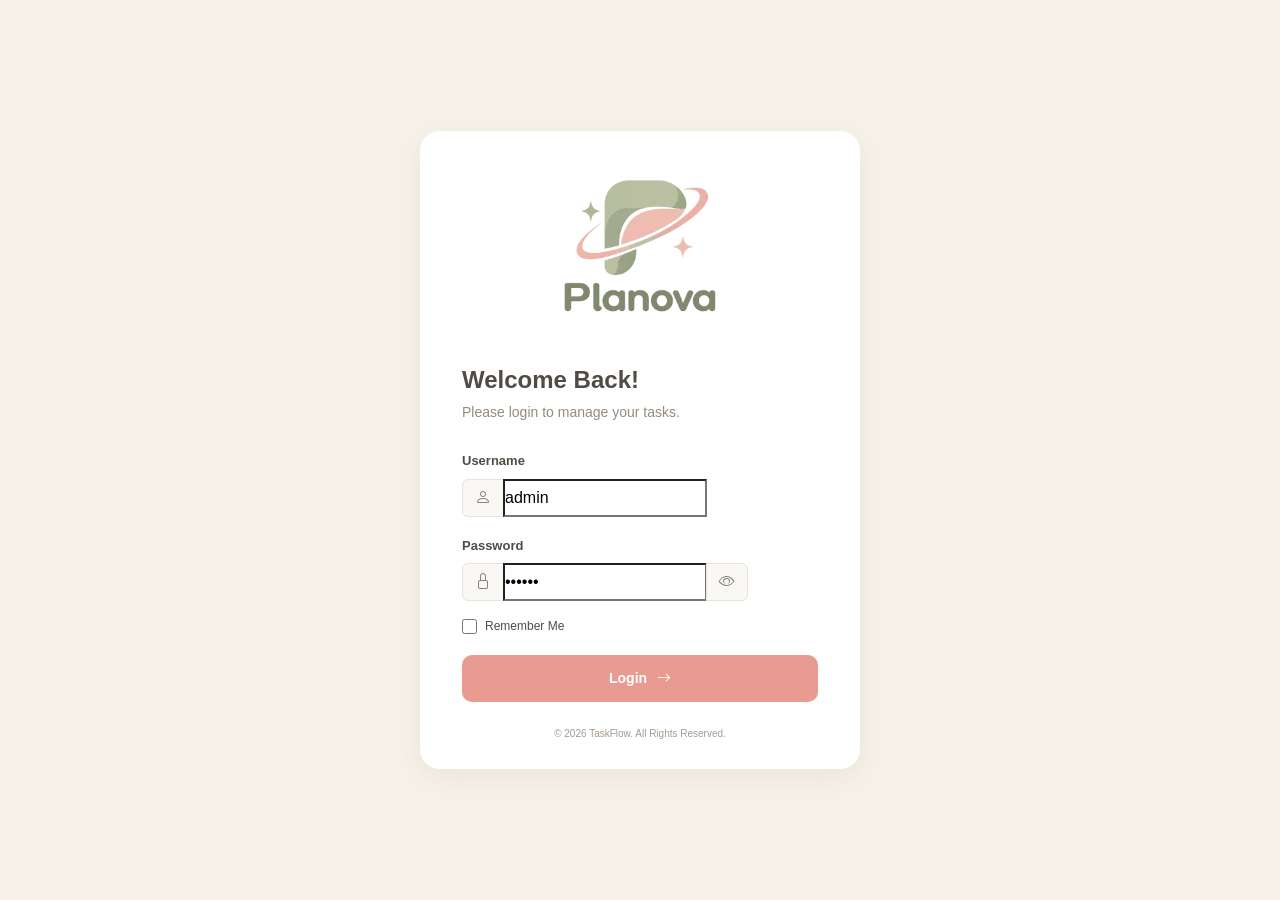
<file: index.html>
<!DOCTYPE html>
<html lang="en">
<head>
    <meta charset="UTF-8">
    <meta name="viewport" content="width=device-width, initial-scale=1.0">
    <title>Planova | Login</title>

    <!-- Bootstrap 5 -->
    <link href="https://cdn.jsdelivr.net/npm/bootstrap@5.3.3/dist/css/bootstrap.min.css" rel="stylesheet">

    <!-- Bootstrap Icons -->
    <link href="https://cdn.jsdelivr.net/npm/bootstrap-icons@1.11.3/font/bootstrap-icons.min.css" rel="stylesheet">

    <!-- Custom CSS -->
    <link rel="stylesheet" href="style.css">
</head>
<body>

    <main class="login-page">
        <div class="login-card">

<!-- Planova Logo -->
<div class="brand">
    <img src="planovalogo.png"
         alt="Planova Logo"
         class="planova-logo">
</div>

            <!-- Welcome Message -->
            <div class="welcome-section">
                <h2>Welcome Back!</h2>
                <p>Please login to manage your tasks.</p>
            </div>

            <!-- Login Form -->
            <form id="loginForm">

                <div class="mb-3">
                    <label for="username" class="form-label">Username</label>
                    <div class="input-group">
                        <span class="input-group-text">
                            <i class="bi bi-person"></i>
                        </span>
                        <input
                            type="text"
                            id="username"
                            value="admin"
                            placeholder="Enter your username"
                            autocomplete="username"
                            required
                        >
                    </div>
                </div>

                <div class="mb-3">
                    <label for="password" class="form-label">Password</label>
                    <div class="input-group">
                        <span class="input-group-text">
                            <i class="bi bi-lock"></i>
                        </span>
                        <input
                            type="password"
                            id="password"
                            value="123456"
                            placeholder="Enter your password"
                            autocomplete="current-password"
                            required
                        >
                        <button
                            class="input-group-text password-toggle"
                            type="button"
                            id="togglePassword"
                            aria-label="Show password"
                        >
                            <i class="bi bi-eye" id="eyeIcon"></i>
                        </button>
                    </div>
                </div>

                <div class="remember-section">
                    <label class="remember-label">
                        <input type="checkbox" id="rememberMe">
                        <span>Remember Me</span>
                    </label>
                </div>

                <!-- Login Error / Success Message -->
                <div id="loginMessage" class="login-message" role="alert" aria-live="polite"></div>

                <button type="submit" class="login-button">
                    Login <i class="bi bi-arrow-right"></i>
                </button>

            </form>

            <!-- Footer -->
            <div class="login-footer">
                <p>© 2026 TaskFlow. All Rights Reserved.</p>
            </div>

        </div>
    </main>

    <!-- JavaScript -->
    <script src="script.js"></script>

</body>
</html>
</file>
<file: style.css>
* {
    margin: 0;
    padding: 0;
    box-sizing: border-box;
}

body {
    font-family: 'Poppins', 'Segoe UI', sans-serif;
    color: #514B45;
    background-color: #F7F2E8;
}

/* Planova Logo */
.planova-logo {
    width: 170px;
    height: auto;
    display: block;
    margin: 0 auto 15px;
}

.navbar-logo {
    width: 150px;
    height: 70px;
    object-fit: contain;
    display: block;
    filter: drop-shadow(0 3px 5px rgba(0, 0, 0, 0.20));
    transform: translateY(8px);
}

.brand {
    display: flex;
    justify-content: center;
    align-items: center;
}

/* Login Page Background */
.login-page {
    min-height: 100vh;
    display: flex;
    justify-content: center;
    align-items: center;
    padding: 30px 15px;
    background-color: #F7F2E8;
}

/* Login Card */
.login-card {
    width: 100%;
    max-width: 440px;
    padding: 40px 42px 28px;
    background-color: #FFFFFF;
    border-radius: 20px;
    box-shadow: 0 8px 30px rgba(81, 75, 69, 0.08);
}

/* Brand Section */
.brand {
    text-align: center;
    margin-bottom: 30px;
}

.brand-icon {
    width: 58px;
    height: 58px;
    display: flex;
    align-items: center;
    justify-content: center;
    margin: 0 auto 12px;
    background-color: #E99A91;
    color: #FFFFFF;
    border-radius: 17px;
    font-size: 30px;
}

.brand h1 {
    font-size: 27px;
    font-weight: 700;
    letter-spacing: -0.5px;
    margin-bottom: 5px;
}

.brand p {
    font-size: 12px;
    color: #8A8179;
    margin-bottom: 0;
}

/* Welcome Section */
.welcome-section {
    margin-bottom: 25px;
}

.welcome-section h2 {
    font-size: 23px;
    font-weight: 650;
    margin-bottom: 6px;
}

.welcome-section p {
    font-size: 13px;
    color: #8A8179;
    margin-bottom: 0;
}

/* Form Labels */
.form-label {
    font-size: 13px;
    font-weight: 600;
    margin-bottom: 8px;
}

/* Input Fields */
.input-group-text {
    background-color: #FAF8F4;
    border: 1px solid #E9E3DC;
    color: #8A8179;
}

.form-control {
    min-height: 46px;
    background-color: #FAF8F4;
    border: 1px solid #E9E3DC;
    color: #514B45;
    font-size: 13px;
    box-shadow: none !important;
}

.form-control::placeholder {
    color: #B0A8A0;
}

.form-control:focus {
    background-color: #FFFFFF;
    border-color: #E99A91;
}

.input-group:focus-within .input-group-text {
    border-color: #E99A91;
}

.password-toggle {
    cursor: pointer;
}

.password-toggle:hover {
    background-color: #F7F2E8;
}

/* Remember Me */
.remember-section {
    display: flex;
    justify-content: flex-start;
    margin: 16px 0 20px;
}

.remember-label {
    display: flex;
    align-items: center;
    gap: 8px;
    font-size: 12px;
    cursor: pointer;
}

.remember-label input {
    accent-color: #E99A91;
    width: 15px;
    height: 15px;
}

/* Login Button */
.login-button {
    width: 100%;
    min-height: 47px;
    border: none;
    border-radius: 10px;
    background-color: #E99A91;
    color: #FFFFFF;
    font-size: 14px;
    font-weight: 600;
    cursor: pointer;
    transition: 0.2s ease;
}

.login-button:hover {
    background-color: #D98279;
    transform: translateY(-1px);
}

.login-button i {
    margin-left: 6px;
}

/* Login Message */
.login-message {
    display: none;
    padding: 10px 12px;
    margin-bottom: 15px;
    border-radius: 8px;
    font-size: 12px;
}

.login-message.error {
    display: block;
    background-color: #FBE9E6;
    color: #A64F47;
}

.login-message.success {
    display: block;
    background-color: #EAF0E5;
    color: #536B49;
}

/* Demo Credentials */
.demo-info {
    margin-top: 23px;
    padding: 13px 15px;
    background-color: #F7F2E8;
    border-radius: 10px;
}

.demo-info p {
    font-size: 11px;
    margin-bottom: 4px;
    color: #766D65;
}

.demo-info .demo-title {
    font-weight: 650;
    margin-bottom: 8px;
    color: #514B45;
}

.demo-info strong {
    color: #514B45;
}

/* Footer */
.login-footer {
    text-align: center;
    margin-top: 24px;
}

.login-footer p {
    font-size: 10px;
    color: #A49A91;
    margin-bottom: 0;
}

/* Mobile Responsive */
@media (max-width: 480px) {
    .login-card {
        padding: 32px 23px 24px;
        border-radius: 16px;
    }

    .brand h1 {
        font-size: 25px;
    }

    .welcome-section h2 {
        font-size: 21px;
    }
}

/* ==============================
   TASKFLOW MAIN LAYOUT
================================= */

.app-body {
    margin: 0;
    min-height: 100vh;
    background-color: #F7F2E8;
    color: #514B45;
}

.app-layout {
    min-height: 100vh;
}

/* Sidebar */

.sidebar {
    width: 250px;
    height: 100vh;
    position: fixed;
    top: 0;
    left: 0;
    z-index: 1000;
    display: flex;
    flex-direction: column;
    background-color: #FFFFFF;
    border-right: 1px solid #E9D5CB;
    transition: transform 0.3s ease;
}

.sidebar-brand {
    height: 110px;
    display: flex;
    justify-content: center;
    align-items: center;
    padding: 10px;
    position: relative;
    border-bottom: 1px solid #F1EAE2;
}

.sidebar-brand .brand {
    width: 100%;
    display: flex;
    justify-content: center;
    align-items: center;
}

.sidebar-menu {
    flex: 1;
    padding: 25px 15px;
}

.menu-heading {
    margin: 0 0 12px 12px;
    color: #A49A90;
    font-size: 11px;
    font-weight: 700;
    letter-spacing: 1.2px;
}

.nav-link {
    display: flex;
    align-items: center;
    gap: 13px;
    padding: 12px 14px;
    margin-bottom: 6px;
    border-radius: 9px;
    color: #756D65;
    font-size: 14px;
    font-weight: 500;
    text-decoration: none;
    transition: 0.2s ease;
}

.nav-link i {
    font-size: 18px;
}

.nav-link:hover {
    background-color: #F7F2E8;
    color: #514B45;
}

.nav-link.active {
    background-color: #FCE8E5;
    color: #C76F65;
    font-weight: 600;
}

.account-heading {
    margin-top: 30px;
}

.logout-link {
    margin-top: 5px;
}

.sidebar-footer {
    padding: 20px 25px;
    border-top: 1px solid #F1EAE2;
    color: #9A8F85;
    font-size: 12px;
    line-height: 1.5;
}

.sidebar-footer p {
    margin: 0;
}

/* Main Content */

.main-content {
    min-height: 100vh;
    margin-left: 250px;
    display: flex;
    flex-direction: column;
}

/* Top Header */

.top-header {
    min-height: 85px;
    padding: 15px 35px;
    display: flex;
    align-items: center;
    justify-content: space-between;
    background-color: #FFFFFF;
    border-bottom: 1px solid #E9D5CB;
}

.header-left,
.header-right {
    display: flex;
    align-items: center;
    gap: 15px;
}

.page-title {
    margin: 0;
    font-size: 21px;
    font-weight: 700;
    color: #514B45;
}

.page-subtitle {
    margin: 4px 0 0;
    color: #9A8F85;
    font-size: 12px;
}

.header-icon,
.profile-shortcut,
.menu-toggle,
.sidebar-close {
    display: flex;
    align-items: center;
    justify-content: center;
    border: none;
    text-decoration: none;
    cursor: pointer;
}

.header-icon {
    width: 38px;
    height: 38px;
    border-radius: 50%;
    background-color: #F7F2E8;
    color: #756D65;
    font-size: 17px;
}

.profile-shortcut {
    width: 38px;
    height: 38px;
    border-radius: 50%;
    background-color: #A8B99A;
    color: #FFFFFF;
    font-size: 19px;
}

.menu-toggle,
.sidebar-close {
    display: none;
    background: transparent;
    color: #514B45;
    font-size: 23px;
}

/* Dashboard Placeholder */

.dashboard-content {
    flex: 1;
    padding: 35px;
}

.welcome-section {
    margin-bottom: 25px;
}

.welcome-section h2 {
    margin-bottom: 8px;
    font-size: 24px;
    font-weight: 700;
}

.welcome-section p {
    margin: 0;
    color: #948A80;
    font-size: 14px;
}

.layout-placeholder {
    min-height: 300px;
    padding: 40px 20px;
    display: flex;
    flex-direction: column;
    align-items: center;
    justify-content: center;
    text-align: center;
    background-color: #FFFFFF;
    border: 1px solid #E9D5CB;
    border-radius: 15px;
}

.layout-placeholder > i {
    margin-bottom: 15px;
    color: #E99A91;
    font-size: 42px;
}

.layout-placeholder h3 {
    font-size: 18px;
    font-weight: 600;
}

.layout-placeholder p {
    max-width: 400px;
    margin: 0;
    color: #948A80;
    font-size: 13px;
    line-height: 1.6;
}

/* Footer */

.app-footer {
    padding: 18px 35px;
    color: #A49A90;
    font-size: 12px;
    text-align: center;
}

.app-footer p {
    margin: 0;
}

/* Mobile Sidebar */

.sidebar-overlay {
    display: none;
}

@media (max-width: 768px) {

    .sidebar {
        transform: translateX(-100%);
    }

    .sidebar.show {
        transform: translateX(0);
    }

    .sidebar-close {
        display: flex;
        margin-left: auto;
    }

    .menu-toggle {
        display: flex;
    }

    .sidebar-overlay.show {
        display: block;
        position: fixed;
        inset: 0;
        z-index: 999;
        background-color: rgba(0, 0, 0, 0.35);
    }

    .main-content {
        margin-left: 0;
    }

    .top-header {
        padding: 15px 18px;
    }

    .dashboard-content {
        padding: 25px 18px;
    }

    .app-footer {
        padding: 18px;
    }

    .welcome-section h2 {
        font-size: 20px;
    }
}


/* ==============================
   DASHBOARD CONTENT
================================= */

.dashboard-welcome {
    display: flex;
    align-items: center;
    justify-content: space-between;
    gap: 15px;
}

.today-date {
    display: flex;
    align-items: center;
    gap: 8px;
    padding: 10px 14px;
    background-color: #FFFFFF;
    border: 1px solid #E9D5CB;
    border-radius: 9px;
    color: #756D65;
    font-size: 12px;
}

/* Summary Cards */

.summary-grid {
    display: grid;
    grid-template-columns: repeat(4, 1fr);
    gap: 18px;
    margin-bottom: 22px;
}

.summary-card {
    padding: 20px;
    background-color: #FFFFFF;
    border: 1px solid #E9D5CB;
    border-radius: 13px;
    box-shadow: 0 3px 12px rgba(81, 75, 69, 0.03);
}

.summary-card-top {
    display: flex;
    align-items: center;
    gap: 10px;
    margin-bottom: 18px;
}

.summary-icon {
    width: 38px;
    height: 38px;
    display: flex;
    align-items: center;
    justify-content: center;
    border-radius: 10px;
    font-size: 18px;
}

.total-icon {
    background-color: #FCE8E5;
    color: #D47F75;
}

.completed-icon {
    background-color: #EAF0E5;
    color: #829873;
}

.pending-icon {
    background-color: #F4EBDD;
    color: #B38C58;
}

.overdue-icon {
    background-color: #FCE8E5;
    color: #C76F65;
}

.summary-label {
    color: #756D65;
    font-size: 12px;
    font-weight: 500;
}

.summary-card h3 {
    margin: 0 0 5px;
    color: #514B45;
    font-size: 27px;
    font-weight: 700;
}

.summary-card p {
    margin: 0;
    color: #A49A90;
    font-size: 11px;
}

/* Dashboard Panels */

.dashboard-middle,
.dashboard-bottom {
    display: grid;
    grid-template-columns: 0.85fr 1.4fr;
    gap: 20px;
    margin-bottom: 22px;
}

.dashboard-bottom {
    grid-template-columns: 1fr 1fr;
}

.dashboard-panel {
    min-width: 0;
    padding: 22px;
    background-color: #FFFFFF;
    border: 1px solid #E9D5CB;
    border-radius: 13px;
    box-shadow: 0 3px 12px rgba(81, 75, 69, 0.03);
}

.panel-heading {
    display: flex;
    align-items: flex-start;
    justify-content: space-between;
    gap: 10px;
    margin-bottom: 22px;
}

.panel-heading h3 {
    margin: 0 0 5px;
    color: #514B45;
    font-size: 15px;
    font-weight: 650;
}

.panel-heading p {
    margin: 0;
    color: #A49A90;
    font-size: 11px;
}

.panel-heading-icon {
    color: #E99A91;
    font-size: 20px;
}

.view-all-link {
    color: #C76F65;
    font-size: 11px;
    font-weight: 600;
    text-decoration: none;
}

.view-all-link:hover {
    color: #A9574F;
}

/* Overall Progress */

.progress-information {
    display: flex;
    align-items: baseline;
    justify-content: space-between;
    gap: 8px;
    margin-bottom: 15px;
}

.progress-information h2 {
    margin: 0;
    color: #514B45;
    font-size: 34px;
    font-weight: 700;
}

.progress-information span {
    color: #948A80;
    font-size: 10px;
}

.custom-progress {
    width: 100%;
    height: 10px;
    overflow: hidden;
    background-color: #F1EAE2;
    border-radius: 20px;
}

.custom-progress-bar {
    height: 100%;
    background-color: #A8B99A;
    border-radius: 20px;
}

.progress-note {
    margin: 17px 0 0;
    color: #948A80;
    font-size: 11px;
}

/* Weekly Chart */

.chart-container {
    position: relative;
    width: 100%;
    height: 220px;
}

/* Upcoming Tasks */

.task-list {
    display: flex;
    flex-direction: column;
}

.upcoming-task {
    display: flex;
    align-items: center;
    gap: 12px;
    padding: 14px 0;
    border-bottom: 1px solid #F1EAE2;
}

.upcoming-task:last-child {
    border-bottom: none;
}

.task-indicator {
    width: 4px;
    height: 38px;
    flex-shrink: 0;
    border-radius: 5px;
}

.task-high {
    background-color: #E99A91;
}

.task-medium {
    background-color: #D6B47C;
}

.task-low {
    background-color: #A8B99A;
}

.task-details {
    flex: 1;
    min-width: 0;
}

.task-details h4,
.activity-details h4 {
    margin: 0 0 5px;
    color: #514B45;
    font-size: 12px;
    font-weight: 600;
}

.task-details p,
.activity-details p {
    margin: 0;
    color: #A49A90;
    font-size: 10px;
}

.task-date {
    color: #756D65;
    font-size: 11px;
    white-space: nowrap;
}

/* Recent Activities */

.activity-list {
    display: flex;
    flex-direction: column;
}

.activity-item {
    display: flex;
    align-items: center;
    gap: 12px;
    padding: 12px 0;
    border-bottom: 1px solid #F1EAE2;
}

.activity-item:last-child {
    border-bottom: none;
}

.activity-icon {
    width: 34px;
    height: 34px;
    display: flex;
    align-items: center;
    justify-content: center;
    flex-shrink: 0;
    border-radius: 50%;
    font-size: 15px;
}

.activity-completed {
    background-color: #EAF0E5;
    color: #829873;
}

.activity-added {
    background-color: #FCE8E5;
    color: #C76F65;
}

.activity-updated {
    background-color: #F4EBDD;
    color: #B38C58;
}

/* Quick Action */

.quick-action {
    display: flex;
    align-items: center;
    justify-content: space-between;
    gap: 15px;
    padding: 22px 25px;
    margin-bottom: 10px;
    background-color: #FCE8E5;
    border-radius: 13px;
}

.quick-action h3 {
    margin: 0 0 6px;
    color: #514B45;
    font-size: 15px;
    font-weight: 650;
}

.quick-action p {
    margin: 0;
    color: #897C73;
    font-size: 11px;
}

.add-task-button {
    display: inline-flex;
    align-items: center;
    justify-content: center;
    gap: 8px;
    padding: 11px 16px;
    flex-shrink: 0;
    background-color: #E99A91;
    border-radius: 8px;
    color: #FFFFFF;
    font-size: 11px;
    font-weight: 600;
    text-decoration: none;
    transition: 0.2s ease;
}

.add-task-button:hover {
    background-color: #D9857B;
    color: #FFFFFF;
}

/* Dashboard Responsive Design */

@media (max-width: 1100px) {
    .summary-grid {
        grid-template-columns: repeat(2, 1fr);
    }

    .dashboard-middle {
        grid-template-columns: 1fr 1.3fr;
    }
}

@media (max-width: 768px) {
    .dashboard-welcome {
        align-items: flex-start;
        flex-direction: column;
    }

    .summary-grid {
        gap: 12px;
    }

    .dashboard-middle,
    .dashboard-bottom {
        grid-template-columns: 1fr;
        gap: 15px;
    }

    .dashboard-panel {
        padding: 18px;
    }

    .progress-information {
        justify-content: flex-start;
        gap: 15px;
    }

    .quick-action {
        align-items: flex-start;
        flex-direction: column;
    }

    .add-task-button {
        width: 100%;
    }
}

@media (max-width: 420px) {
    .summary-card {
        padding: 14px;
    }

    .summary-card-top {
        align-items: flex-start;
        flex-direction: column;
        gap: 8px;
    }

    .summary-card h3 {
        font-size: 24px;
    }

    .summary-label {
        font-size: 11px;
    }
}


/* ==============================
   MY TASKS PAGE
================================= */

.tasks-content {
    flex: 1;
    padding: 35px;
}

.tasks-heading {
    display: flex;
    align-items: center;
    justify-content: space-between;
    gap: 15px;
    margin-bottom: 25px;
}

.tasks-heading h2 {
    margin: 0 0 7px;
    color: #514B45;
    font-size: 23px;
    font-weight: 700;
}

.tasks-heading p {
    margin: 0;
    color: #948A80;
    font-size: 13px;
}

/* Task Summary */

.task-summary-grid {
    display: grid;
    grid-template-columns: repeat(4, 1fr);
    gap: 17px;
    margin-bottom: 22px;
}

.task-summary-card {
    padding: 20px;
    background-color: #FFFFFF;
    border: 1px solid #E9D5CB;
    border-radius: 12px;
}

.task-summary-card span {
    color: #948A80;
    font-size: 12px;
}

.task-summary-card h3 {
    margin: 10px 0 0;
    color: #514B45;
    font-size: 26px;
    font-weight: 700;
}

/* Search and Filters */

.task-toolbar {
    display: flex;
    align-items: center;
    gap: 12px;
    margin-bottom: 20px;
}

.task-search {
    position: relative;
    flex: 1;
}

.task-search i {
    position: absolute;
    top: 50%;
    left: 14px;
    transform: translateY(-50%);
    color: #A49A90;
}

.task-search input {
    width: 100%;
    height: 43px;
    padding: 10px 12px 10px 40px;
    background-color: #FFFFFF;
    border: 1px solid #E9D5CB;
    border-radius: 8px;
    color: #514B45;
    font-size: 12px;
    outline: none;
}

.task-search input:focus,
.task-filter:focus {
    border-color: #E99A91;
    box-shadow: 0 0 0 3px rgba(233, 154, 145, 0.12);
}

.task-filter {
    height: 43px;
    min-width: 145px;
    padding: 8px 12px;
    background-color: #FFFFFF;
    border: 1px solid #E9D5CB;
    border-radius: 8px;
    color: #756D65;
    font-size: 12px;
    outline: none;
}

/* Tasks Table */

.tasks-table-panel {
    overflow: hidden;
    background-color: #FFFFFF;
    border: 1px solid #E9D5CB;
    border-radius: 13px;
}

.table-heading {
    display: flex;
    align-items: center;
    justify-content: space-between;
    padding: 22px 22px 17px;
}

.table-heading h3 {
    margin: 0;
    color: #514B45;
    font-size: 15px;
    font-weight: 650;
}

.table-heading span {
    color: #A49A90;
    font-size: 11px;
}

.tasks-table {
    width: 100%;
    border-collapse: collapse;
    white-space: nowrap;
}

.tasks-table thead {
    background-color: #FAF7F1;
}

.tasks-table th {
    padding: 14px 18px;
    color: #948A80;
    font-size: 11px;
    font-weight: 600;
    text-align: left;
}

.tasks-table td {
    padding: 16px 18px;
    border-top: 1px solid #F1EAE2;
    color: #756D65;
    font-size: 11px;
    vertical-align: middle;
}

.task-name-cell {
    min-width: 180px;
}

.task-name-cell strong {
    display: block;
    max-width: 230px;
    overflow: hidden;
    color: #514B45;
    font-size: 12px;
    font-weight: 600;
    text-overflow: ellipsis;
}

.task-name-cell small {
    display: block;
    max-width: 230px;
    margin-top: 5px;
    overflow: hidden;
    color: #A49A90;
    font-size: 10px;
    text-overflow: ellipsis;
}

/* Priority and Status Badges */

.task-badge {
    display: inline-block;
    padding: 6px 10px;
    border-radius: 20px;
    font-size: 10px;
    font-weight: 600;
}

.priority-high {
    background-color: #FCE8E5;
    color: #C76F65;
}

.priority-medium {
    background-color: #F4EBDD;
    color: #A17A43;
}

.priority-low {
    background-color: #EAF0E5;
    color: #718C62;
}

.status-pending {
    background-color: #F4EBDD;
    color: #A17A43;
}

.status-in-progress {
    background-color: #EAEAF5;
    color: #7776A5;
}

.status-completed {
    background-color: #EAF0E5;
    color: #718C62;
}

/* Status Dropdown */

.status-select {
    max-width: 130px;
    padding: 6px 8px;
    border: 1px solid #E9D5CB;
    border-radius: 6px;
    background-color: #FFFFFF;
    color: #756D65;
    font-size: 10px;
}

/* Action Buttons */

.task-actions {
    display: flex;
    align-items: center;
    gap: 7px;
}

.task-action-button {
    width: 29px;
    height: 29px;
    display: flex;
    align-items: center;
    justify-content: center;
    border: none;
    border-radius: 7px;
    background-color: #F7F2E8;
    color: #756D65;
    cursor: pointer;
    font-size: 13px;
}

.task-action-button:hover {
    background-color: #FCE8E5;
    color: #C76F65;
}

.delete-task-button:hover {
    background-color: #FCE8E5;
    color: #C76F65;
}

/* Empty Task Message */

.empty-task-message {
    display: none;
    padding: 45px 20px;
    text-align: center;
}

.empty-task-message.show {
    display: block;
}

.empty-task-message i {
    color: #E99A91;
    font-size: 38px;
}

.empty-task-message h4 {
    margin: 12px 0 6px;
    color: #514B45;
    font-size: 15px;
    font-weight: 600;
}

.empty-task-message p {
    margin: 0;
    color: #A49A90;
    font-size: 12px;
}

/* Add / Edit Task Modal */

.task-modal-content {
    overflow: hidden;
    border: none;
    border-radius: 14px;
}

.task-modal-content .modal-header {
    padding: 22px 24px;
    border-bottom: 1px solid #F1EAE2;
}

.task-modal-content .modal-title {
    color: #514B45;
    font-size: 18px;
    font-weight: 700;
}

.modal-subtitle {
    margin: 5px 0 0;
    color: #A49A90;
    font-size: 11px;
}

.task-modal-content .modal-body {
    padding: 22px 24px 10px;
}

.task-modal-content .form-label {
    color: #514B45;
    font-size: 12px;
    font-weight: 600;
}

.task-modal-content .form-control,
.task-modal-content .form-select {
    min-height: 42px;
    border: 1px solid #E9D5CB;
    border-radius: 8px;
    color: #514B45;
    font-size: 12px;
}

.task-modal-content textarea.form-control {
    min-height: 85px;
}

.task-modal-content .form-control:focus,
.task-modal-content .form-select:focus {
    border-color: #E99A91;
    box-shadow: 0 0 0 3px rgba(233, 154, 145, 0.12);
}

.task-modal-content .modal-footer {
    padding: 15px 24px 22px;
    border-top: none;
}

.cancel-task-button,
.save-task-button {
    padding: 10px 18px;
    border: none;
    border-radius: 8px;
    font-size: 12px;
    font-weight: 600;
    cursor: pointer;
}

.cancel-task-button {
    background-color: #F7F2E8;
    color: #756D65;
}

.save-task-button {
    background-color: #E99A91;
    color: #FFFFFF;
}

.save-task-button:hover {
    background-color: #D9857B;
}

/* Responsive */

@media (max-width: 1000px) {
    .task-summary-grid {
        grid-template-columns: repeat(2, 1fr);
    }

    .task-toolbar {
        flex-wrap: wrap;
    }

    .task-search {
        flex-basis: 100%;
    }
}

@media (max-width: 768px) {
    .tasks-content {
        padding: 25px 18px;
    }

    .tasks-heading {
        align-items: flex-start;
        flex-direction: column;
    }

    .tasks-heading .add-task-button {
        width: 100%;
    }

    .task-toolbar {
        align-items: stretch;
        flex-direction: column;
    }

    .task-filter {
        width: 100%;
    }

    .task-summary-grid {
        gap: 12px;
    }

    .task-summary-card {
        padding: 15px;
    }

    .table-heading {
        padding: 18px;
    }
}

@media (max-width: 420px) {
    .task-summary-card h3 {
        font-size: 23px;
    }

    .task-summary-card span {
        font-size: 11px;
    }
}


/* ==============================
   CALENDAR PAGE
================================= */

.calendar-content {
    flex: 1;
    padding: 35px;
}

.calendar-page-heading {
    display: flex;
    align-items: center;
    justify-content: space-between;
    gap: 15px;
    margin-bottom: 24px;
}

.calendar-page-heading h2 {
    margin: 0 0 7px;
    color: #514B45;
    font-size: 23px;
    font-weight: 700;
}

.calendar-page-heading p {
    margin: 0;
    color: #948A80;
    font-size: 13px;
}

.calendar-today-button {
    padding: 10px 16px;
    border: 1px solid #E9D5CB;
    border-radius: 8px;
    background-color: #FFFFFF;
    color: #756D65;
    font-size: 12px;
    cursor: pointer;
}

.calendar-today-button i {
    margin-right: 5px;
    color: #E99A91;
}

.calendar-layout {
    display: grid;
    grid-template-columns: minmax(0, 1.8fr) minmax(260px, 0.9fr);
    align-items: start;
    gap: 20px;
}

/* Calendar Panel */

.calendar-panel,
.upcoming-panel,
.selected-date-panel {
    background-color: #FFFFFF;
    border: 1px solid #E9D5CB;
    border-radius: 13px;
}

.calendar-panel {
    padding: 23px;
}

.calendar-panel-header {
    display: flex;
    align-items: center;
    justify-content: space-between;
    gap: 12px;
    margin-bottom: 20px;
}

.calendar-panel-header h3 {
    margin: 0;
    color: #514B45;
    font-size: 19px;
    font-weight: 700;
}

.calendar-panel-header p {
    margin: 5px 0 0;
    color: #A49A90;
    font-size: 11px;
}

.calendar-navigation {
    display: flex;
    gap: 8px;
}

.calendar-navigation button {
    width: 34px;
    height: 34px;
    border: 1px solid #E9D5CB;
    border-radius: 8px;
    background-color: #FFFFFF;
    color: #756D65;
    cursor: pointer;
}

.calendar-navigation button:hover {
    background-color: #FCE8E5;
    color: #C76F65;
}

/* Calendar Legend */

.calendar-legend {
    display: flex;
    flex-wrap: wrap;
    gap: 16px;
    padding: 12px 0 18px;
    border-bottom: 1px solid #F1EAE2;
}

.calendar-legend span {
    display: flex;
    align-items: center;
    gap: 6px;
    color: #948A80;
    font-size: 10px;
}

.legend-dot {
    width: 8px;
    height: 8px;
    border-radius: 50%;
}

.legend-pending {
    background-color: #DDB16E;
}

.legend-progress {
    background-color: #9693C5;
}

.legend-completed {
    background-color: #A8B99A;
}

/* Calendar Grid */

.calendar-grid {
    margin-top: 15px;
}

.calendar-grid {
    display: grid;
    grid-template-columns: repeat(7, minmax(0, 1fr));
}

.calendar-weekday {
    padding: 12px 2px;
    color: #A49A90;
    font-size: 11px;
    font-weight: 600;
    text-align: center;
}

.calendar-days {
    display: contents;
}

.calendar-day {
    min-width: 0;
    min-height: 100px;
    padding: 8px 6px;
    border-top: 1px solid #F1EAE2;
    border-right: 1px solid #F1EAE2;
    background-color: #FFFFFF;
    cursor: pointer;
    transition: background-color 0.2s;
}

.calendar-day:nth-child(7n) {
    border-right: none;
}

.calendar-day:hover {
    background-color: #FAF7F1;
}

.calendar-day.other-month {
    background-color: #FCFBF9;
}

.calendar-day.other-month .day-number {
    color: #C9C1B9;
}

.calendar-day.selected-day {
    background-color: #FFF5F2;
    box-shadow: inset 0 0 0 1px #E99A91;
}

.day-number {
    display: flex;
    align-items: center;
    justify-content: center;
    width: 25px;
    height: 25px;
    margin-bottom: 5px;
    border-radius: 50%;
    color: #514B45;
    font-size: 11px;
    font-weight: 600;
}

.calendar-day.today .day-number {
    background-color: #E99A91;
    color: #FFFFFF;
}

.calendar-task-chip {
    display: block;
    width: 100%;
    margin-top: 4px;
    padding: 4px 5px;
    overflow: hidden;
    border: none;
    border-radius: 4px;
    text-align: left;
    text-overflow: ellipsis;
    white-space: nowrap;
    cursor: pointer;
    font-size: 9px;
}

.calendar-task-chip.pending {
    background-color: #F4EBDD;
    color: #98713B;
}

.calendar-task-chip.in-progress {
    background-color: #ECEBF6;
    color: #7776A5;
}

.calendar-task-chip.completed {
    background-color: #EAF0E5;
    color: #718C62;
}

.more-task-label {
    display: block;
    margin: 4px 0 0 4px;
    color: #A49A90;
    font-size: 9px;
}

/* Upcoming Deadlines */

.upcoming-panel {
    padding: 22px;
}

.upcoming-panel-header {
    display: flex;
    align-items: flex-start;
    justify-content: space-between;
    gap: 10px;
    margin-bottom: 18px;
}

.upcoming-panel-header h3 {
    margin: 0;
    color: #514B45;
    font-size: 15px;
    font-weight: 700;
}

.upcoming-panel-header p {
    margin: 6px 0 0;
    color: #A49A90;
    font-size: 10px;
}

.upcoming-panel-header > i {
    color: #E99A91;
    font-size: 19px;
}

.upcoming-task-list {
    display: flex;
    flex-direction: column;
}

.upcoming-task-item {
    display: flex;
    align-items: flex-start;
    gap: 10px;
    padding: 13px 0;
    border-top: 1px solid #F1EAE2;
}

.upcoming-task-marker {
    width: 4px;
    min-width: 4px;
    min-height: 36px;
    border-radius: 5px;
    background-color: #E99A91;
}

.upcoming-task-marker.in-progress {
    background-color: #9693C5;
}

.upcoming-task-marker.completed {
    background-color: #A8B99A;
}

.upcoming-task-info {
    flex: 1;
    min-width: 0;
}

.upcoming-task-info button {
    display: block;
    max-width: 100%;
    padding: 0;
    overflow: hidden;
    border: none;
    background: none;
    color: #514B45;
    text-align: left;
    text-overflow: ellipsis;
    white-space: nowrap;
    font-size: 11px;
    font-weight: 600;
    cursor: pointer;
}

.upcoming-task-info small {
    display: block;
    margin-top: 5px;
    color: #A49A90;
    font-size: 10px;
}

.upcoming-task-date {
    flex-shrink: 0;
    color: #948A80;
    font-size: 10px;
}

.no-upcoming-tasks,
.no-selected-tasks {
    padding: 25px 10px;
    color: #A49A90;
    text-align: center;
}

.no-upcoming-tasks i,
.no-selected-tasks i {
    color: #E99A91;
    font-size: 27px;
}

.no-upcoming-tasks p,
.no-selected-tasks p {
    margin: 8px 0 0;
    font-size: 11px;
}

/* Selected Date Tasks */

.selected-date-panel {
    margin-top: 20px;
    padding: 22px;
}

.selected-date-header {
    display: flex;
    align-items: center;
    justify-content: space-between;
    gap: 12px;
    margin-bottom: 15px;
}

.selected-date-header h3 {
    margin: 0;
    color: #514B45;
    font-size: 15px;
    font-weight: 700;
}

.selected-date-header p {
    margin: 5px 0 0;
    color: #A49A90;
    font-size: 10px;
}

.selected-date-header > span {
    color: #A49A90;
    font-size: 10px;
}

.selected-date-tasks {
    display: flex;
    flex-direction: column;
}

.selected-task-item {
    display: flex;
    align-items: center;
    justify-content: space-between;
    gap: 12px;
    padding: 13px 0;
    border-top: 1px solid #F1EAE2;
}

.selected-task-main {
    display: flex;
    align-items: center;
    gap: 10px;
    min-width: 0;
}

.selected-task-indicator {
    width: 4px;
    min-width: 4px;
    height: 34px;
    border-radius: 5px;
    background-color: #DDB16E;
}

.selected-task-indicator.in-progress {
    background-color: #9693C5;
}

.selected-task-indicator.completed {
    background-color: #A8B99A;
}

.selected-task-main strong {
    display: block;
    overflow: hidden;
    color: #514B45;
    text-overflow: ellipsis;
    white-space: nowrap;
    font-size: 11px;
}

.selected-task-main small {
    display: block;
    margin-top: 4px;
    color: #A49A90;
    font-size: 10px;
}

.selected-task-view {
    flex-shrink: 0;
    padding: 6px 10px;
    border: 1px solid #E9D5CB;
    border-radius: 6px;
    background-color: #FFFFFF;
    color: #756D65;
    font-size: 10px;
    cursor: pointer;
}

/* Task Details Modal */

.calendar-modal-content {
    overflow: hidden;
    border: none;
    border-radius: 14px;
}

.calendar-modal-content .modal-header {
    padding: 22px 24px;
    border-bottom: 1px solid #F1EAE2;
}

.calendar-modal-content .modal-title {
    color: #514B45;
    font-size: 18px;
    font-weight: 700;
}

.calendar-modal-subtitle {
    margin: 5px 0 0;
    color: #A49A90;
    font-size: 11px;
}

.calendar-modal-content .modal-body {
    padding: 24px;
}

.calendar-modal-content .modal-body h4 {
    margin-bottom: 8px;
    color: #514B45;
    font-size: 17px;
    font-weight: 700;
}

.detail-description {
    margin-bottom: 20px;
    color: #948A80;
    font-size: 12px;
}

.detail-row {
    display: flex;
    align-items: center;
    justify-content: space-between;
    gap: 15px;
    padding: 12px 0;
    border-top: 1px solid #F1EAE2;
    font-size: 12px;
}

.detail-row span {
    color: #A49A90;
}

.detail-row strong {
    color: #514B45;
    text-align: right;
}

/* Responsive Calendar */

@media (max-width: 1100px) {
    .calendar-layout {
        grid-template-columns: 1fr;
    }

    .upcoming-panel {
        width: 100%;
    }
}

@media (max-width: 768px) {
    .calendar-content {
        padding: 25px 18px;
    }

    .calendar-panel {
        padding: 14px;
    }

    .calendar-day {
        min-height: 78px;
        padding: 5px 3px;
    }

    .calendar-task-chip {
        padding: 3px;
        font-size: 8px;
    }

    .calendar-legend {
        gap: 10px;
    }
}

@media (max-width: 480px) {
    .calendar-page-heading {
        align-items: flex-start;
    }

    .calendar-page-heading h2 {
        font-size: 20px;
    }

    .calendar-weekday {
        font-size: 9px;
    }

    .calendar-day {
        min-height: 65px;
    }

    .calendar-task-chip {
        font-size: 7px;
    }

    .calendar-panel-header h3 {
        font-size: 16px;
    }

    .selected-date-panel {
        padding: 15px;
    }
}

/* ==============================
   CATEGORIES PAGE
================================= */

.categories-content {
    flex: 1;
    padding: 35px;
}

.categories-heading {
    display: flex;
    align-items: center;
    justify-content: space-between;
    gap: 15px;
    margin-bottom: 24px;
}

.categories-heading h2 {
    margin: 0 0 7px;
    color: #514B45;
    font-size: 23px;
    font-weight: 700;
}

.categories-heading p {
    margin: 0;
    color: #948A80;
    font-size: 13px;
}

.add-category-button {
    padding: 11px 17px;
    border: none;
    border-radius: 8px;
    background-color: #E99A91;
    color: #FFFFFF;
    font-size: 12px;
    font-weight: 600;
    cursor: pointer;
}

.add-category-button:hover,
.save-category-button:hover {
    background-color: #D9857B;
}

.add-category-button i {
    margin-right: 5px;
}

/* Category Overview */

.category-overview {
    display: grid;
    grid-template-columns: repeat(2, minmax(0, 1fr));
    gap: 17px;
    margin-bottom: 24px;
}

.category-overview > div {
    padding: 20px;
    background-color: #FFFFFF;
    border: 1px solid #E9D5CB;
    border-radius: 12px;
}

.category-overview span {
    color: #948A80;
    font-size: 12px;
}

.category-overview h3 {
    margin: 9px 0 0;
    color: #514B45;
    font-size: 26px;
    font-weight: 700;
}

/* Category Cards */

.category-grid {
    display: grid;
    grid-template-columns: repeat(3, minmax(0, 1fr));
    gap: 18px;
    margin-bottom: 25px;
}

.category-card {
    min-width: 0;
    padding: 21px;
    background-color: #FFFFFF;
    border: 1px solid #E9D5CB;
    border-radius: 13px;
    transition: transform 0.2s, box-shadow 0.2s;
}

.category-card:hover {
    transform: translateY(-3px);
    box-shadow: 0 7px 18px rgba(81, 75, 69, 0.07);
}

.category-card-top {
    display: flex;
    align-items: flex-start;
    justify-content: space-between;
    gap: 10px;
}

.category-icon {
    width: 43px;
    height: 43px;
    display: flex;
    align-items: center;
    justify-content: center;
    border-radius: 11px;
    background-color: #FCE8E5;
    color: #D9857B;
    font-size: 20px;
}

.category-card:nth-child(2) .category-icon,
.category-card:nth-child(5) .category-icon {
    background-color: #EAF0E5;
    color: #718C62;
}

.category-card:nth-child(3) .category-icon {
    background-color: #F4EBDD;
    color: #A17A43;
}

.category-card:nth-child(4) .category-icon {
    background-color: #ECEBF6;
    color: #7776A5;
}

.category-menu {
    display: flex;
    gap: 5px;
}

.category-menu button {
    width: 29px;
    height: 29px;
    border: none;
    border-radius: 7px;
    background-color: #F7F2E8;
    color: #756D65;
    cursor: pointer;
}

.category-menu button:hover {
    background-color: #FCE8E5;
    color: #C76F65;
}

.category-card h3 {
    margin: 18px 0 5px;
    color: #514B45;
    font-size: 15px;
    font-weight: 700;
}

.category-card p {
    margin: 0;
    color: #A49A90;
    font-size: 11px;
}

.category-card-bottom {
    display: flex;
    align-items: center;
    justify-content: space-between;
    gap: 8px;
    margin-top: 20px;
    padding-top: 14px;
    border-top: 1px solid #F1EAE2;
}

.category-task-count {
    color: #756D65;
    font-size: 11px;
}

.view-category-button {
    padding: 7px 11px;
    border: 1px solid #E9D5CB;
    border-radius: 7px;
    background-color: #FFFFFF;
    color: #756D65;
    font-size: 10px;
    cursor: pointer;
}

.view-category-button:hover {
    background-color: #FFF5F2;
    border-color: #E99A91;
    color: #C76F65;
}

/* Category Task Panel */

.category-task-panel {
    padding: 22px;
    background-color: #FFFFFF;
    border: 1px solid #E9D5CB;
    border-radius: 13px;
}

.category-task-heading {
    display: flex;
    align-items: center;
    justify-content: space-between;
    gap: 12px;
    margin-bottom: 15px;
}

.category-task-heading h3 {
    margin: 0;
    color: #514B45;
    font-size: 15px;
    font-weight: 700;
}

.category-task-heading p {
    margin: 5px 0 0;
    color: #A49A90;
    font-size: 10px;
}

.clear-category-button {
    padding: 7px 11px;
    border: 1px solid #E9D5CB;
    border-radius: 7px;
    background-color: #FFFFFF;
    color: #756D65;
    font-size: 10px;
    cursor: pointer;
}

.category-task-item {
    display: flex;
    align-items: center;
    justify-content: space-between;
    gap: 12px;
    padding: 13px 0;
    border-top: 1px solid #F1EAE2;
}

.category-task-item strong {
    display: block;
    color: #514B45;
    font-size: 11px;
}

.category-task-item small {
    display: block;
    margin-top: 5px;
    color: #A49A90;
    font-size: 10px;
}

.category-task-status {
    flex-shrink: 0;
    padding: 6px 9px;
    border-radius: 20px;
    background-color: #F4EBDD;
    color: #A17A43;
    font-size: 10px;
}

.category-task-status.in-progress {
    background-color: #ECEBF6;
    color: #7776A5;
}

.category-task-status.completed {
    background-color: #EAF0E5;
    color: #718C62;
}

.category-empty-message {
    display: none;
    padding: 25px 10px;
    color: #A49A90;
    text-align: center;
}

.category-empty-message.show {
    display: block;
}

.category-empty-message i {
    color: #E99A91;
    font-size: 28px;
}

.category-empty-message p {
    margin: 8px 0 0;
    font-size: 11px;
}

/* Category Modal */

.category-modal-content {
    overflow: hidden;
    border: none;
    border-radius: 14px;
}

.category-modal-content .modal-header {
    padding: 22px 24px;
    border-bottom: 1px solid #F1EAE2;
}

.category-modal-content .modal-title {
    color: #514B45;
    font-size: 18px;
    font-weight: 700;
}

.category-modal-subtitle {
    margin: 5px 0 0;
    color: #A49A90;
    font-size: 11px;
}

.category-modal-content .modal-body {
    padding: 22px 24px 10px;
}

.category-modal-content .form-label {
    color: #514B45;
    font-size: 12px;
    font-weight: 600;
}

.category-modal-content .form-control,
.category-modal-content .form-select {
    min-height: 42px;
    border: 1px solid #E9D5CB;
    border-radius: 8px;
    color: #514B45;
    font-size: 12px;
}

.category-modal-content .form-control:focus,
.category-modal-content .form-select:focus {
    border-color: #E99A91;
    box-shadow: 0 0 0 3px rgba(233, 154, 145, 0.12);
}

.category-modal-content .modal-footer {
    padding: 15px 24px 22px;
    border-top: none;
}

.cancel-category-button,
.save-category-button {
    padding: 10px 18px;
    border: none;
    border-radius: 8px;
    font-size: 12px;
    font-weight: 600;
    cursor: pointer;
}

.cancel-category-button {
    background-color: #F7F2E8;
    color: #756D65;
}

.save-category-button {
    background-color: #E99A91;
    color: #FFFFFF;
}

/* Responsive */

@media (max-width: 1000px) {
    .category-grid {
        grid-template-columns: repeat(2, minmax(0, 1fr));
    }
}

@media (max-width: 768px) {
    .categories-content {
        padding: 25px 18px;
    }

    .categories-heading {
        align-items: flex-start;
        flex-direction: column;
    }

    .add-category-button {
        width: 100%;
    }

    .category-grid {
        gap: 12px;
    }

    .category-card {
        padding: 15px;
    }
}

@media (max-width: 480px) {
    .category-grid {
        grid-template-columns: 1fr;
    }

    .category-overview {
        gap: 10px;
    }

    .category-overview > div {
        padding: 15px;
    }

    .category-task-panel {
        padding: 15px;
    }
}


/* ==============================
   REPORTS PAGE - MATCH DASHBOARD
================================= */

.reports-content {
    padding: 35px;
}

/* Date */
.reports-date-row {
    display: flex;
    justify-content: flex-end;
    margin-bottom: 18px;
}

.reports-date-row > span {
    display: inline-flex;
    align-items: center;
    gap: 8px;
    padding: 10px 14px;
    background: #FFFFFF;
    border: 1px solid #E9D5CB;
    border-radius: 9px;
    color: #756D65;
    font-size: 12px;
}

/* Completion Rate */
.report-progress-panel {
    margin-bottom: 22px;
}

.report-progress-information {
    display: flex;
    align-items: baseline;
    justify-content: space-between;
    gap: 10px;
    margin-bottom: 15px;
}

.report-progress-information h2 {
    margin: 0;
    color: #514B45;
    font-size: 34px;
    font-weight: 700;
}

.report-progress-information span {
    color: #948A80;
    font-size: 11px;
}

/* Chart Layout */
.report-charts-grid {
    display: grid;
    grid-template-columns: repeat(2, minmax(0, 1fr));
    gap: 20px;
    margin-bottom: 22px;
}

.report-charts-grid .dashboard-panel {
    min-width: 0;
}

.report-doughnut-container {
    position: relative;
    width: 100%;
    max-width: 240px;
    height: 220px;
    margin: 0 auto;
}

.chart-legend {
    display: flex;
    justify-content: center;
    flex-wrap: wrap;
    gap: 15px;
    margin-top: 12px;
}

.legend-item {
    display: flex;
    align-items: center;
    gap: 6px;
    color: #756D65;
    font-size: 11px;
}

.legend-dot {
    width: 9px;
    height: 9px;
    border-radius: 50%;
}

/* Productivity Summary */
.productivity-details {
    display: flex;
    flex-direction: column;
}

.productivity-details div {
    display: flex;
    justify-content: space-between;
    align-items: center;
    gap: 12px;
    padding: 17px 0;
    border-bottom: 1px solid #F1EAE2;
}

.productivity-details div:last-child {
    border-bottom: none;
}

.productivity-details span {
    color: #948A80;
    font-size: 11px;
}

.productivity-details strong {
    color: #514B45;
    font-size: 12px;
    font-weight: 600;
    text-align: right;
}

/* Reports Responsive */
@media (max-width: 1100px) {
    .report-charts-grid {
        grid-template-columns: 1fr 1fr;
    }
}

@media (max-width: 768px) {
    .reports-content {
        padding: 25px 18px;
    }

    .report-charts-grid {
        grid-template-columns: 1fr;
        gap: 15px;
    }

    .reports-date-row {
        justify-content: flex-start;
    }
}

@media (max-width: 420px) {
    .report-progress-information {
        align-items: flex-start;
        flex-direction: column;
        gap: 5px;
    }
}

/* ==============================
   MY PROFILE PAGE
================================= */

.profile-content {
    padding: 35px;
}

.profile-page-heading {
    display: flex;
    justify-content: space-between;
    align-items: center;
    gap: 15px;
    margin-bottom: 22px;
}

.profile-page-heading h2 {
    color: #514B45;
    font-size: 20px;
    font-weight: 600;
    margin-bottom: 6px;
}

.profile-page-heading p {
    color: #948A80;
    font-size: 12px;
    margin: 0;
}

.profile-edit-button,
.profile-save-button {
    background: #E99A91;
    color: #FFFFFF;
    border: none;
    border-radius: 9px;
    padding: 11px 17px;
    font-size: 12px;
    font-weight: 500;
    display: inline-flex;
    align-items: center;
    gap: 8px;
    transition: 0.2s ease;
}

.profile-edit-button:hover,
.profile-save-button:hover {
    background: #D98279;
    color: #FFFFFF;
}

.profile-layout {
    display: grid;
    grid-template-columns: minmax(230px, 0.75fr) minmax(0, 1.8fr);
    gap: 22px;
    align-items: start;
}

.profile-card {
    text-align: center;
    padding: 30px 22px;
}

.profile-avatar {
    width: 90px;
    height: 90px;
    border-radius: 50%;
    background: #F9E5E2;
    color: #D98279;
    display: flex;
    justify-content: center;
    align-items: center;
    font-size: 43px;
    margin: 0 auto 17px;
}

.profile-card h3 {
    color: #514B45;
    font-size: 18px;
    font-weight: 600;
    margin-bottom: 5px;
}

.profile-card > p {
    color: #948A80;
    font-size: 12px;
    margin-bottom: 13px;
}

.profile-account-badge {
    display: inline-flex;
    align-items: center;
    gap: 6px;
    background: #EAF0E6;
    color: #78936B;
    padding: 7px 12px;
    border-radius: 20px;
    font-size: 11px;
    font-weight: 500;
}

.profile-card-divider {
    height: 1px;
    background: #F1EAE2;
    margin: 24px 0 18px;
}

.profile-card-note {
    display: flex;
    align-items: flex-start;
    gap: 9px;
    text-align: left;
    color: #948A80;
    font-size: 11px;
    line-height: 1.6;
}

.profile-card-note i {
    color: #D98279;
    font-size: 15px;
}

.profile-information-card {
    padding: 26px;
}

.profile-form-grid {
    display: grid;
    grid-template-columns: repeat(2, minmax(0, 1fr));
    gap: 21px 18px;
    margin-top: 25px;
}

.profile-form-group label {
    display: block;
    color: #756D65;
    font-size: 12px;
    font-weight: 500;
    margin-bottom: 8px;
}

.profile-form-group .form-control {
    min-height: 44px;
    border: 1px solid #E9D5CB;
    border-radius: 9px;
    padding: 10px 13px;
    color: #514B45;
    font-family: inherit;
    font-size: 12px;
    box-shadow: none;
}

.profile-form-group .form-control:disabled {
    background: #FAF8F4;
    color: #817970;
    opacity: 1;
}

.profile-form-group .form-control:focus {
    border-color: #E99A91;
    box-shadow: 0 0 0 3px rgba(233, 154, 145, 0.13);
}

.profile-form-actions {
    display: flex;
    justify-content: flex-end;
    gap: 10px;
    margin-top: 25px;
}

.profile-form-actions[hidden] {
    display: none !important;
}

.profile-cancel-button {
    background: #F4F0EA;
    color: #756D65;
    border: none;
    border-radius: 9px;
    padding: 10px 17px;
    font-size: 12px;
}

.profile-cancel-button:hover {
    background: #E9D5CB;
}

.profile-feedback {
    min-height: 18px;
    margin: 14px 0 0;
    color: #78936B;
    font-size: 12px;
    text-align: right;
}

/* Profile Responsive */
@media (max-width: 900px) {
    .profile-layout {
        grid-template-columns: 1fr;
    }

    .profile-card {
        padding: 25px;
    }
}

@media (max-width: 768px) {
    .profile-content {
        padding: 25px 18px;
    }
}

@media (max-width: 520px) {
    .profile-page-heading {
        align-items: flex-start;
        flex-direction: column;
    }

    .profile-form-grid {
        grid-template-columns: 1fr;
        gap: 16px;
    }

    .profile-information-card {
        padding: 20px;
    }

    .profile-form-actions {
        flex-direction: column-reverse;
    }

    .profile-form-actions button {
        justify-content: center;
    }
}

/* ==============================
   LOGOUT CONFIRMATION MODAL
================================= */

.taskflow-logout-modal {
    border: none;
    border-radius: 18px;
    padding: 15px;
    font-family: inherit;
}

.logout-modal-icon {
    width: 65px;
    height: 65px;
    border-radius: 50%;
    background: #F9E5E2;
    color: #D98279;
    display: flex;
    align-items: center;
    justify-content: center;
    font-size: 27px;
    margin: 10px auto 18px;
}

.taskflow-logout-modal h5 {
    color: #514B45;
    font-size: 18px;
    font-weight: 600;
    margin-bottom: 10px;
}

.taskflow-logout-modal p {
    color: #948A80;
    font-size: 12px;
    line-height: 1.6;
    margin-bottom: 23px;
}

.logout-modal-actions {
    display: flex;
    justify-content: center;
    gap: 10px;
}

.logout-cancel-button,
.logout-confirm-button {
    border: none;
    border-radius: 9px;
    padding: 11px 20px;
    font-size: 12px;
    font-weight: 500;
    transition: 0.2s ease;
}

.logout-cancel-button {
    background: #F4F0EA;
    color: #756D65;
}

.logout-cancel-button:hover {
    background: #E9D5CB;
}

.logout-confirm-button {
    background: #E99A91;
    color: #FFFFFF;
}

.logout-confirm-button:hover {
    background: #D98279;
}

/* ==============================
   DARK / LIGHT MODE TOGGLE
============================== */

.theme-toggle {
    width: 100%;
    border: none;
    background: transparent;
    color: inherit;
    font-family: inherit;
    font-size: inherit;
    text-align: left;
    cursor: pointer;
    display: flex;
    align-items: center;
    gap: 12px;
    padding: 12px 15px;
    border-radius: 10px;
    transition: 0.3s ease;
}

.theme-toggle:hover {
    background-color: rgba(233, 154, 145, 0.15);
}

.theme-toggle i {
    font-size: 18px;
}


/* ==============================
   TASKFLOW COMPLETE DARK MODE
============================== */

body.dark-mode,
body.dark-mode.app-body {
    background-color: #252925;
    color: #F3F0E9;
}

/* TOP HEADER - ALL PAGES */
.dark-mode .top-header {
    background-color: #303630;
    border-color: #424941;
}

.dark-mode .page-title,
.dark-mode .header-left h1 {
    color: #F3F0E9;
}

.dark-mode .page-subtitle {
    color: #B9BDB3;
}

.dark-mode .header-icon {
    background-color: #424941;
    color: #F3F0E9;
}

/* SIDEBAR */
.dark-mode .sidebar {
    background-color: #303630;
    border-color: #424941;
}

.dark-mode .sidebar-brand {
    color: #F3F0E9;
    border-color: #424941;
}

.dark-mode .sidebar .nav-link {
    color: #D6D9D0;
}

.dark-mode .sidebar .nav-link:hover,
.dark-mode .sidebar .nav-link.active {
    background-color: rgba(233, 154, 145, 0.18);
    color: #E99A91;
}

.dark-mode .menu-heading {
    color: #AEB4A8;
}

.dark-mode .sidebar-footer {
    color: #B9BDB3;
    border-color: #424941;
}

.dark-mode .theme-toggle {
    color: #F3F0E9;
}

/* MAIN CONTENT */
.dark-mode .main-content {
    background-color: #252925;
    color: #F3F0E9;
}

.dark-mode h1,
.dark-mode h2,
.dark-mode h3,
.dark-mode h4,
.dark-mode h5 {
    color: #F3F0E9;
}

/* GENERAL CARDS AND PANELS */
.dark-mode .summary-card,
.dark-mode .dashboard-panel,
.dark-mode .tasks-table-panel,
.dark-mode .task-summary-card,
.dark-mode .calendar-panel,
.dark-mode .upcoming-panel,
.dark-mode .selected-date-panel,
.dark-mode .category-overview > div,
.dark-mode .category-card,
.dark-mode .category-task-panel,
.dark-mode .profile-card,
.dark-mode .profile-information-card,
.dark-mode .layout-placeholder {
    background-color: #303630;
    color: #F3F0E9;
    border-color: #424941;
    box-shadow: none;
}

/* DASHBOARD */
.dark-mode .today-date {
    background-color: #394139;
    border-color: #596258;
    color: #E5E5DC;
}

.dark-mode .summary-label,
.dark-mode .summary-card p,
.dark-mode .panel-heading p,
.dark-mode .progress-information span,
.dark-mode .progress-note,
.dark-mode .task-details p,
.dark-mode .activity-details p,
.dark-mode .task-date {
    color: #B9BDB3;
}

.dark-mode .summary-card h3,
.dark-mode .panel-heading h3,
.dark-mode .progress-information h2,
.dark-mode .task-details h4,
.dark-mode .activity-details h4 {
    color: #F3F0E9;
}

/* READY TO ORGANISE YOUR DAY / QUICK ACTION */
.dark-mode .quick-action {
    background-color: #3B3433;
    border: 1px solid #594441;
}

.dark-mode .quick-action h3 {
    color: #F3F0E9;
}

.dark-mode .quick-action p {
    color: #D2C4BC;
}

/* MY TASKS */
.dark-mode .tasks-heading h2,
.dark-mode .tasks-heading p {
    color: #F3F0E9;
}

.dark-mode .task-summary-card span,
.dark-mode .task-summary-card h3 {
    color: #F3F0E9;
}

.dark-mode .table-heading h3 {
    color: #F3F0E9;
}

.dark-mode .table-heading span {
    color: #B9BDB3;
}

.dark-mode .tasks-table thead {
    background-color: #394139;
}

.dark-mode .tasks-table th {
    color: #D6D9D0;
}

.dark-mode .tasks-table td {
    color: #D6D9D0;
    border-color: #424941;
}

.dark-mode .task-name-cell strong {
    color: #F3F0E9;
}

.dark-mode .task-name-cell small {
    color: #B9BDB3;
}

.dark-mode .task-search input,
.dark-mode .task-filter,
.dark-mode .status-select {
    background-color: #394139;
    color: #F3F0E9;
    border-color: #596258;
}

/* TASK STATUS BOXES */
.dark-mode .priority-high,
.dark-mode .status-pending {
    background-color: #493A32;
    color: #F0B99E;
}

.dark-mode .priority-medium {
    background-color: #494332;
    color: #E8C78D;
}

.dark-mode .priority-low,
.dark-mode .status-completed {
    background-color: #39483A;
    color: #B7D1A9;
}

.dark-mode .status-in-progress {
    background-color: #3C3B50;
    color: #C1BFE8;
}

.dark-mode .task-action-button {
    background-color: #424941;
    color: #E5E5DC;
}

/* CALENDAR */
.dark-mode .calendar-panel,
.dark-mode .upcoming-panel,
.dark-mode .selected-date-panel {
    background-color: #303630;
    border-color: #424941;
}

.dark-mode .calendar-panel-header h3,
.dark-mode .upcoming-panel-header h3,
.dark-mode .selected-date-header h3 {
    color: #F3F0E9;
}

.dark-mode .calendar-panel-header p,
.dark-mode .upcoming-panel-header p,
.dark-mode .selected-date-header p,
.dark-mode .selected-date-header > span {
    color: #B9BDB3;
}

.dark-mode .calendar-today-button,
.dark-mode .calendar-navigation button,
.dark-mode .selected-task-view {
    background-color: #394139;
    border-color: #596258;
    color: #F3F0E9;
}

.dark-mode .calendar-weekday,
.dark-mode .calendar-legend span {
    color: #B9BDB3;
}

.dark-mode .calendar-day {
    background-color: #303630;
    border-color: #424941;
}

.dark-mode .calendar-day:hover,
.dark-mode .calendar-day.other-month {
    background-color: #394139;
}

.dark-mode .calendar-day.other-month .day-number {
    color: #858D82;
}

.dark-mode .day-number {
    color: #F3F0E9;
}

.dark-mode .calendar-day.selected-day {
    background-color: #493A38;
}

.dark-mode .upcoming-task-info button,
.dark-mode .selected-task-main strong {
    color: #F3F0E9;
}

.dark-mode .upcoming-task-info small,
.dark-mode .upcoming-task-date,
.dark-mode .selected-task-main small {
    color: #B9BDB3;
}

.dark-mode .upcoming-task-item,
.dark-mode .selected-task-item {
    border-color: #424941;
}

.dark-mode .no-upcoming-tasks,
.dark-mode .no-selected-tasks {
    color: #B9BDB3;
}

/* CATEGORIES */
.dark-mode .categories-heading h2,
.dark-mode .categories-heading p {
    color: #F3F0E9;
}

.dark-mode .category-overview span,
.dark-mode .category-overview h3 {
    color: #F3F0E9;
}

.dark-mode .category-card h3 {
    color: #F3F0E9;
}

.dark-mode .category-card p,
.dark-mode .category-task-heading p,
.dark-mode .category-task-item small {
    color: #B9BDB3;
}

.dark-mode .category-task-count,
.dark-mode .category-task-item strong {
    color: #E5E5DC;
}

.dark-mode .category-card-bottom {
    border-color: #424941;
}

.dark-mode .category-menu button,
.dark-mode .view-category-button,
.dark-mode .clear-category-button {
    background-color: #394139;
    color: #E5E5DC;
    border-color: #596258;
}

.dark-mode .category-task-status {
    background-color: #494332;
    color: #E8C78D;
}

.dark-mode .category-task-status.in-progress {
    background-color: #3C3B50;
    color: #C1BFE8;
}

.dark-mode .category-task-status.completed {
    background-color: #39483A;
    color: #B7D1A9;
}

/* REPORTS */
.dark-mode .reports-date-row > span {
    background-color: #394139;
    border-color: #596258;
    color: #E5E5DC;
}

.dark-mode .report-progress-information h2 {
    color: #F3F0E9;
}

.dark-mode .report-progress-information span {
    color: #C5C9BE;
}

.dark-mode .legend-item {
    color: #D6D9D0;
}

.dark-mode .productivity-details div {
    border-color: #424941;
}

.dark-mode .productivity-details span {
    color: #C5C9BE;
}

.dark-mode .productivity-details strong {
    color: #F3F0E9;
}

/* MY PROFILE */
.dark-mode .profile-page-heading h2 {
    color: #F3F0E9;
}

.dark-mode .profile-page-heading p,
.dark-mode .profile-card > p,
.dark-mode .profile-card-note {
    color: #B9BDB3;
}

.dark-mode .profile-card h3 {
    color: #F3F0E9;
}

.dark-mode .profile-account-badge {
    background-color: #39483A;
    color: #C1D8B4;
}

.dark-mode .profile-card-divider {
    background-color: #424941;
}

.dark-mode .profile-form-group label {
    color: #D6D9D0;
}

.dark-mode .profile-form-group .form-control {
    background-color: #394139;
    border-color: #596258;
    color: #F3F0E9;
}

.dark-mode .profile-form-group .form-control:disabled {
    background-color: #343B34;
    color: #C5C9BE;
}

/* INPUTS */
.dark-mode input,
.dark-mode select,
.dark-mode textarea,
.dark-mode .form-control,
.dark-mode .form-select {
    background-color: #394139;
    color: #F3F0E9;
    border-color: #596258;
}

.dark-mode input::placeholder,
.dark-mode textarea::placeholder {
    color: #AEB4A8;
}

/* MODALS */
.dark-mode .modal-content,
.dark-mode .task-modal-content,
.dark-mode .calendar-modal-content,
.dark-mode .category-modal-content {
    background-color: #303630;
    color: #F3F0E9;
    border-color: #424941;
}

.dark-mode .modal-title,
.dark-mode .task-modal-content .modal-title,
.dark-mode .calendar-modal-content .modal-title,
.dark-mode .category-modal-content .modal-title,
.dark-mode .calendar-modal-content .modal-body h4,
.dark-mode .task-modal-content .form-label,
.dark-mode .category-modal-content .form-label {
    color: #F3F0E9;
}

.dark-mode .modal-header,
.dark-mode .modal-footer,
.dark-mode .task-modal-content .modal-header,
.dark-mode .calendar-modal-content .modal-header,
.dark-mode .category-modal-content .modal-header {
    border-color: #424941;
}

.dark-mode .modal-subtitle,
.dark-mode .calendar-modal-subtitle,
.dark-mode .category-modal-subtitle,
.dark-mode .detail-description {
    color: #B9BDB3;
}

.dark-mode .detail-row {
    border-color: #424941;
}

.dark-mode .detail-row span {
    color: #B9BDB3;
}

.dark-mode .detail-row strong {
    color: #F3F0E9;
}

/* PROGRESS BAR */
.dark-mode .custom-progress {
    background-color: #485047;
}

/* FOOTER */
.dark-mode .app-footer {
    color: #B9BDB3;
}



/* Sidebar Navigation Scrolling */
.sidebar {
    height: 100vh;
    overflow-y: auto;
    overflow-x: hidden;
    display: flex;
    flex-direction: column;
}

/* Keep sidebar menu accessible */
.sidebar-menu {
    flex: 1;
    overflow-y: auto;
    min-height: 0;
}

/* Sidebar scrollbar */
.sidebar::-webkit-scrollbar,
.sidebar-menu::-webkit-scrollbar {
    width: 5px;
}

.sidebar::-webkit-scrollbar-thumb,
.sidebar-menu::-webkit-scrollbar-thumb {
    background-color: #D8C4B8;
    border-radius: 10px;
}


/* ==============================
   TASK LIST PAGINATION
============================== */

.task-pagination {
    display: flex;
    justify-content: center;
    align-items: center;
    flex-wrap: wrap;
    gap: 8px;
    padding: 20px;
    border-top: 1px solid #E9D5CB;
}

.pagination-button {
    min-width: 38px;
    height: 38px;
    padding: 0 12px;
    border: 1px solid #E9D5CB;
    border-radius: 9px;
    background-color: #FFFFFF;
    color: #514B45;
    font-family: inherit;
    cursor: pointer;
    transition: 0.2s ease;
}

.pagination-button:hover:not(:disabled),
.pagination-button.active {
    background-color: #E99A91;
    border-color: #E99A91;
    color: #FFFFFF;
}

.pagination-button:disabled {
    opacity: 0.4;
    cursor: not-allowed;
}

/* Dark Mode Pagination */
.dark-mode .task-pagination {
    border-color: #424941;
}

.dark-mode .pagination-button {
    background-color: #394139;
    border-color: #596258;
    color: #F3F0E9;
}

.dark-mode .pagination-button:hover:not(:disabled),
.dark-mode .pagination-button.active {
    background-color: #E99A91;
    border-color: #E99A91;
    color: #FFFFFF;
}
</file>
